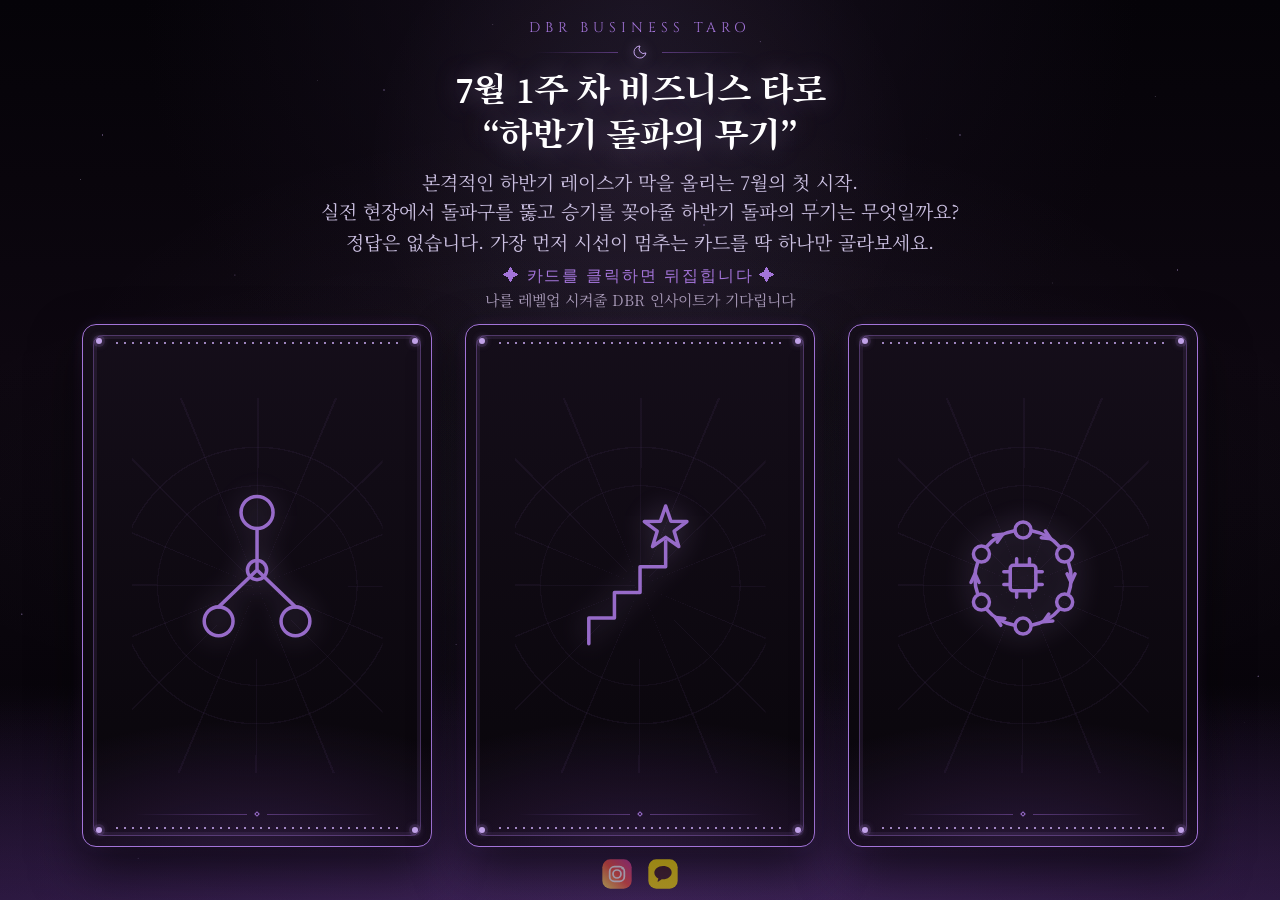
<file: taro/index.html>
<!DOCTYPE html>
<html lang="ko">
<head>
<meta charset="UTF-8">
<meta http-equiv="refresh" content="0; url=dbr_taro.html">
<title>DBR 비즈니스 타로</title>
<meta name="description" content="이번 주 비즈니스 인사이트를 담은 타로 카드를 뽑아보세요.">

<meta property="og:type" content="website">
<meta property="og:site_name" content="DBR 비즈니스 타로">
<meta property="og:title" content="DBR 비즈니스 타로">
<meta property="og:description" content="이번 주 비즈니스 인사이트를 담은 타로 카드를 뽑아보세요.">
<meta property="og:image" content="https://taro-two.vercel.app/img/1.png">
<meta property="og:url" content="https://taro-two.vercel.app/">

<meta name="twitter:card" content="summary_large_image">
<meta name="twitter:title" content="DBR 비즈니스 타로">
<meta name="twitter:description" content="이번 주 비즈니스 인사이트를 담은 타로 카드를 뽑아보세요.">
<meta name="twitter:image" content="https://taro-two.vercel.app/img/1.png">
</head>
<body>
<script>location.replace('dbr_taro.html');</script>
</body>
</html>
</file>
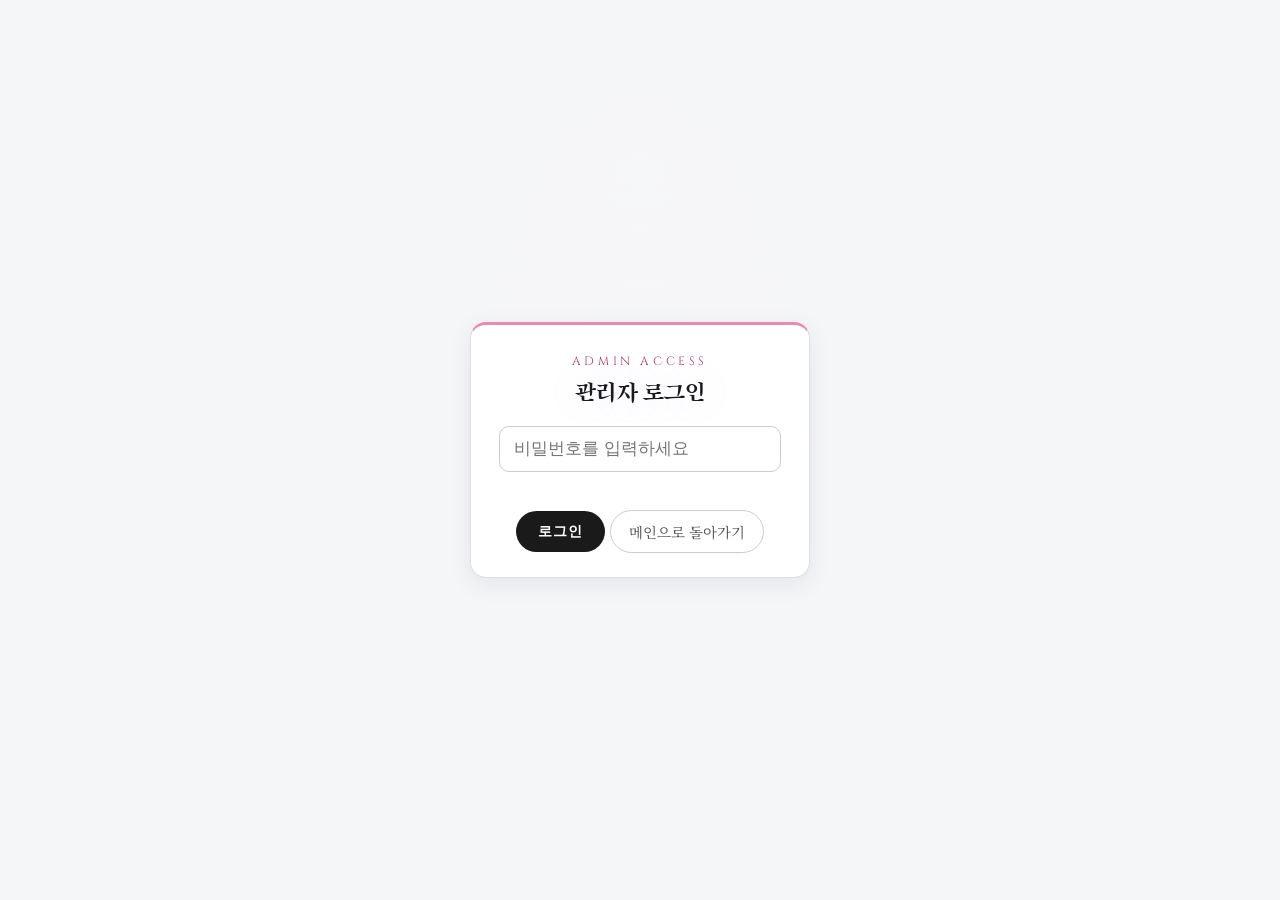
<file: taro/admin.html>
<!DOCTYPE html>
<html lang="ko">
<head>
<meta charset="UTF-8">
<meta name="viewport" content="width=device-width, initial-scale=1.0">
<title>관리자 모드 · DBR 비즈니스 타로</title>
<link rel="preconnect" href="https://fonts.googleapis.com">
<link rel="preconnect" href="https://fonts.gstatic.com" crossorigin>
<link href="https://fonts.googleapis.com/css2?family=Cinzel:wght@500;700;900&family=Song+Myung&family=Noto+Serif+KR:wght@400;500;700;900&display=swap" rel="stylesheet">
<link rel="stylesheet" href="dbr_taro.css">
<link rel="stylesheet" href="admin.css">
<script src="data.js"></script>
</head>
<body>
<div class="stars"></div>

<div class="admin-wrap">
  <div class="login-box" id="loginBox">
    <div class="eyebrow">ADMIN ACCESS</div>
    <h1>관리자 로그인</h1>
    <input type="password" id="passwordInput" placeholder="비밀번호를 입력하세요" />
    <p class="login-error" id="loginError"></p>
    <button type="button" class="btn-gold" id="loginBtn">로그인</button>
    <a class="btn-ghost login-back" href="dbr_taro.html">메인으로 돌아가기</a>
  </div>

  <div id="editorSection" hidden>
    <div class="admin-header">
      <div>
        <div class="eyebrow">DBR BUSINESS TARO</div>
        <h1>카드 내용 관리</h1>
      </div>
      <div class="admin-header-actions">
        <a class="btn-ghost" href="dbr_taro.html">메인으로</a>
        <button type="button" class="btn-ghost" id="resetBtn">기본값으로 되돌리기</button>
      </div>
    </div>

    <div class="card-editor">
      <div class="editor-heading">방문 · 클릭 통계 <span class="cat-preview">(이번 주 기준, 월요일마다 초기화)</span></div>
      <div class="stats-row">
        <div class="stat-box">
          <div class="stat-label">이번 주 방문 수</div>
          <div class="stat-value" id="statVisits">-</div>
          <div class="stat-total" id="statVisitsTotal"></div>
        </div>
        <div class="stat-box">
          <div class="stat-label">카드 I 클릭</div>
          <div class="stat-value" id="statCard1">-</div>
          <div class="stat-total" id="statCard1Total"></div>
        </div>
        <div class="stat-box">
          <div class="stat-label">카드 II 클릭</div>
          <div class="stat-value" id="statCard2">-</div>
          <div class="stat-total" id="statCard2Total"></div>
        </div>
        <div class="stat-box">
          <div class="stat-label">카드 III 클릭</div>
          <div class="stat-value" id="statCard3">-</div>
          <div class="stat-total" id="statCard3Total"></div>
        </div>
      </div>
      <div class="stats-row">
        <div class="stat-box">
          <div class="stat-label">DBR 아티클 클릭 (I)</div>
          <div class="stat-value" id="statDbr1">-</div>
          <div class="stat-total" id="statDbr1Total"></div>
        </div>
        <div class="stat-box">
          <div class="stat-label">DBR 아티클 클릭 (II)</div>
          <div class="stat-value" id="statDbr2">-</div>
          <div class="stat-total" id="statDbr2Total"></div>
        </div>
        <div class="stat-box">
          <div class="stat-label">DBR 아티클 클릭 (III)</div>
          <div class="stat-value" id="statDbr3">-</div>
          <div class="stat-total" id="statDbr3Total"></div>
        </div>
      </div>
      <div class="editor-footer">
        <button type="button" class="btn-ghost" id="refreshStatsBtn">새로고침</button>
        <span class="save-status" id="statsStatus"></span>
      </div>
    </div>

    <div class="card-editor">
      <div class="editor-heading">메인 화면 상단 문구</div>

      <label>제목 (줄바꿈은 Enter로 구분됩니다)</label>
      <textarea class="f-site-title" rows="2"></textarea>

      <label>소개 문구 1</label>
      <textarea class="f-site-lede1" rows="3"></textarea>

      <label>소개 문구 2</label>
      <textarea class="f-site-lede2" rows="2"></textarea>

      <label>안내 하단 문구 ("✦ 카드를 클릭하면 뒤집힙니다 ✦" 아래에 표시됩니다)</label>
      <input type="text" class="f-site-instruction" />

      <label>인스타그램 링크 (맨 아래 "DBR 인스타그램" 글씨에 연결됩니다. 비워두면 클릭 안 됨)</label>
      <input type="url" class="f-site-instagram" placeholder="https://instagram.com/..." />

      <label>오픈채팅 링크 (맨 아래 "DBR 오픈채팅방" 글씨에 연결됩니다. 비워두면 클릭 안 됨)</label>
      <input type="url" class="f-site-openchat" placeholder="https://open.kakao.com/..." />

      <div class="editor-footer">
        <button type="button" class="btn-gold" id="saveSiteBtn">저장</button>
        <span class="save-status" id="siteStatus"></span>
      </div>
    </div>

    <div id="editorList"></div>

    <div class="card-editor">
      <div class="editor-heading">구글 시트 연동 <span class="cat-preview">(저장 시 오늘날짜로 업데이트)</span></div>
      <p class="field-note">
        웹앱 주소는 <strong>data.js</strong>의 <strong>TAROT_SHEET_WEBAPP_URL</strong>에 넣습니다.
        방문자 브라우저가 시트를 읽어야 하므로 코드에 들어 있어야 합니다.
      </p>
      <p class="field-note" id="sheetUrlState"></p>
      <label>비밀 토큰 (Apps Script의 SHEET_SYNC_TOKEN과 동일하게)</label>
      <input type="password" id="sheetTokenInput" placeholder="Apps Script에 설정한 토큰" />
      <p class="field-note" id="sheetTokenState"></p>
      <div class="editor-footer">
        <button type="button" class="btn-gold" id="testSheetBtn">지금 시트로 보내기</button>
        <span class="save-status" id="sheetStatus"></span>
      </div>
    </div>

    <div class="card-editor">
      <div class="editor-heading">관리자 비밀번호 변경 <span class="cat-preview">(모든 사람에게 적용됩니다)</span></div>
      <label>현재 비밀번호</label>
      <input type="password" id="currentPassword" placeholder="현재 비밀번호" />
      <label>새 비밀번호</label>
      <input type="password" id="newPassword1" placeholder="새 비밀번호" />
      <label>새 비밀번호 확인</label>
      <input type="password" id="newPassword2" placeholder="새 비밀번호 확인" />
      <div class="editor-footer">
        <button type="button" class="btn-gold" id="savePasswordBtn">비밀번호 변경</button>
        <span class="save-status" id="passwordStatus"></span>
      </div>
    </div>
  </div>
</div>

<script>
  const loginBox = document.getElementById('loginBox');
  const editorSection = document.getElementById('editorSection');
  const passwordInput = document.getElementById('passwordInput');
  const loginError = document.getElementById('loginError');
  const loginBtn = document.getElementById('loginBtn');
  const resetBtn = document.getElementById('resetBtn');
  const editorList = document.getElementById('editorList');
  const currentPassword = document.getElementById('currentPassword');
  const newPassword1 = document.getElementById('newPassword1');
  const newPassword2 = document.getElementById('newPassword2');
  const savePasswordBtn = document.getElementById('savePasswordBtn');
  const passwordStatus = document.getElementById('passwordStatus');
  const siteTitleInput = document.querySelector('.f-site-title');
  const siteLede1Input = document.querySelector('.f-site-lede1');
  const siteLede2Input = document.querySelector('.f-site-lede2');
  const siteInstructionInput = document.querySelector('.f-site-instruction');
  const siteInstagramInput = document.querySelector('.f-site-instagram');
  const siteOpenChatInput = document.querySelector('.f-site-openchat');
  const saveSiteBtn = document.getElementById('saveSiteBtn');
  const siteStatus = document.getElementById('siteStatus');
  const refreshStatsBtn = document.getElementById('refreshStatsBtn');
  const statsStatus = document.getElementById('statsStatus');
  const sheetUrlState = document.getElementById('sheetUrlState');
  const sheetTokenInput = document.getElementById('sheetTokenInput');
  const sheetTokenState = document.getElementById('sheetTokenState');
  const testSheetBtn = document.getElementById('testSheetBtn');
  const sheetStatus = document.getElementById('sheetStatus');

  // 저장 직후 현재 내용 전체를 오늘 날짜 탭에 기록하고 결과를 상태줄에 덧붙입니다.
  // 연동이 설정돼 있지 않으면 조용히 건너뜁니다 (기존 저장 동작은 그대로).
  async function syncSheetAndReport(statusEl, baseMessage){
    if (!tarotGetSheetConfig().url) {
      statusEl.style.color = '';
      statusEl.textContent = baseMessage;
      return;
    }

    statusEl.style.color = '';
    statusEl.textContent = baseMessage + ' 시트에 기록 중…';

    const result = await tarotSyncToSheet();
    if (result.ok) {
      statusEl.style.color = '';
      statusEl.textContent = baseMessage + ' 시트 [' + result.sheetName + '] 탭에 '
        + (result.created ? '새로 기록했습니다.' : '반영했습니다.');
    } else {
      statusEl.style.color = '#c0392b';
      statusEl.textContent = baseMessage + ' (시트 기록 실패: ' + (result.error || '알 수 없는 오류') + ')';
    }
  }

  function normalizeHexColor(input){
    let v = input.trim();
    if (!v.startsWith('#')) v = '#' + v;
    if (/^#[0-9a-fA-F]{3}$/.test(v)) {
      v = '#' + v.slice(1).split('').map((c) => c + c).join('');
    }
    return /^#[0-9a-fA-F]{6}$/.test(v) ? v.toLowerCase() : null;
  }

  function htmlToPlainText(html){
    const div = document.createElement('div');
    div.innerHTML = html.replace(/<br\s*\/?>/gi, '\n');
    return div.textContent || '';
  }

  function plainTextToHtml(text){
    const div = document.createElement('div');
    div.textContent = text;
    return div.innerHTML.replace(/\n/g, '<br>');
  }

  function renderEditors(){
    const cards = tarotGetCards();
    editorList.innerHTML = '';

    cards.forEach((card) => {
      const box = document.createElement('div');
      box.className = 'card-editor';
      box.style.borderTopColor = card.color;
      box.innerHTML =
        '<div class="editor-heading">카드 ' + card.numeral + ' · <span class="cat-preview">' + card.category + '</span></div>' +

        '<label>카테고리 (선택한 카테고리에 맞는 아이콘이 자동으로 적용됩니다)</label>' +
        '<select class="f-cat">' +
          TAROT_CATEGORIES.map((c) =>
            '<option value="' + escapeAttr(c.name) + '"' + (c.name === card.category ? ' selected' : '') + '>' + escapeHtml(c.name) + '</option>'
          ).join('') +
          (TAROT_CATEGORIES.some((c) => c.name === card.category)
            ? ''
            : '<option value="' + escapeAttr(card.category) + '" selected>' + escapeHtml(card.category) + ' (기존값)</option>') +
        '</select>' +
        '<div class="icon-preview">' +
          '<svg class="icon-preview-svg" viewBox="0 0 100 140" fill="none" stroke="currentColor" stroke-width="2.5"></svg>' +
        '</div>' +

        '<label>제목</label>' +
        '<input type="text" class="f-title" value="' + escapeAttr(card.title) + '" />' +

        '<label>짧은 문구 (카드 상단에 인용구처럼 표시됩니다)</label>' +
        '<textarea class="f-hook">' + escapeHtml(htmlToPlainText(card.hook)) + '</textarea>' +

        '<label>상세 본문 (스크롤 영역에 표시됩니다)</label>' +
        '<textarea class="f-body">' + escapeHtml(htmlToPlainText(card.body)) + '</textarea>' +

        '<label>dbr 원문 링크</label>' +
        '<input type="url" class="f-dbr" value="' + escapeAttr(card.dbrLink) + '" placeholder="https://dbr.donga.com/..." />' +

        '<label>카드 색상</label>' +
        '<div class="color-row">' +
          '<input type="color" class="f-color" value="' + card.color + '" />' +
          '<input type="text" class="f-color-code" value="' + card.color + '" placeholder="#5c2a63" maxlength="7" />' +
        '</div>' +
        '<div class="color-preview f-color-preview">' +
          '<span class="color-preview-label">' + escapeAttr(card.title) + '</span>' +
        '</div>' +

        '<div class="editor-footer">' +
          '<button type="button" class="btn-gold f-save">저장</button>' +
          '<span class="save-status"></span>' +
        '</div>';

      const catSelect = box.querySelector('.f-cat');
      const iconPreviewSvg = box.querySelector('.icon-preview-svg');

      function updateIconPreview(categoryName){
        const icon = tarotCategoryIcon(categoryName);
        iconPreviewSvg.innerHTML = icon || '';
      }
      updateIconPreview(catSelect.value);

      catSelect.addEventListener('change', () => {
        updateIconPreview(catSelect.value);
        box.querySelector('.editor-heading .cat-preview').textContent = catSelect.value;
      });

      const colorInput = box.querySelector('.f-color');
      const colorCode = box.querySelector('.f-color-code');
      const colorPreview = box.querySelector('.f-color-preview');

      function updateColorPreview(color){
        colorPreview.style.background = 'linear-gradient(165deg, ' + color + ', #180b13 65%)';
      }
      updateColorPreview(card.color);

      colorInput.addEventListener('input', () => {
        colorCode.value = colorInput.value;
        box.style.borderTopColor = colorInput.value;
        updateColorPreview(colorInput.value);
      });
      colorCode.addEventListener('input', () => {
        const normalized = normalizeHexColor(colorCode.value);
        if (normalized) {
          colorInput.value = normalized;
          box.style.borderTopColor = normalized;
          updateColorPreview(normalized);
        }
      });
      colorCode.addEventListener('blur', () => {
        const normalized = normalizeHexColor(colorCode.value);
        if (normalized) colorCode.value = normalized;
      });

      const status = box.querySelector('.save-status');
      box.querySelector('.f-save').addEventListener('click', () => {
        const allCards = tarotGetCards();
        const idx = allCards.findIndex((c) => c.id === card.id);
        allCards[idx] = {
          ...allCards[idx],
          category: box.querySelector('.f-cat').value.trim(),
          title: box.querySelector('.f-title').value.trim(),
          hook: plainTextToHtml(box.querySelector('.f-hook').value),
          body: plainTextToHtml(box.querySelector('.f-body').value),
          dbrLink: box.querySelector('.f-dbr').value.trim(),
          color: colorInput.value,
        };
        try {
          tarotSaveCards(allCards);
          syncSheetAndReport(status, '저장되었습니다.');
          setTimeout(() => { status.textContent = ''; }, 8000);
        } catch (err) {
          status.style.color = '#c0392b';
          status.textContent = '저장 실패: 브라우저 저장 공간이 부족할 수 있어요.';
          setTimeout(() => { status.textContent = ''; }, 8000);
        }
      });

      editorList.appendChild(box);
    });
  }

  function escapeHtml(str){
    return String(str || '').replace(/[&<>]/g, (c) => ({ '&': '&amp;', '<': '&lt;', '>': '&gt;' }[c]));
  }
  function escapeAttr(str){
    return escapeHtml(str).replace(/"/g, '&quot;');
  }

  function renderSiteEditor(){
    const site = tarotGetSite();
    siteTitleInput.value = site.title;
    siteLede1Input.value = site.lede1;
    siteLede2Input.value = site.lede2;
    siteInstructionInput.value = site.instructionSub;
    siteInstagramInput.value = site.instagramUrl || '';
    siteOpenChatInput.value = site.openChatUrl || '';
  }

  saveSiteBtn.addEventListener('click', () => {
    tarotSaveSite({
      title: siteTitleInput.value,
      lede1: siteLede1Input.value,
      lede2: siteLede2Input.value,
      instructionSub: siteInstructionInput.value.trim(),
      instagramUrl: siteInstagramInput.value.trim(),
      openChatUrl: siteOpenChatInput.value.trim(),
    });
    syncSheetAndReport(siteStatus, '저장되었습니다.');
    setTimeout(() => { siteStatus.textContent = ''; }, 8000);
  });

  function renderSheetConfig(){
    const config = tarotGetSheetConfig();
    sheetTokenInput.value = config.token;
    renderTokenState();
    if (config.url) {
      sheetUrlState.innerHTML = '현재 연결된 주소: <strong>' + escapeHtml(config.url) + '</strong>';
    } else {
      sheetUrlState.innerHTML = '<strong>아직 비어 있습니다.</strong> '
        + 'data.js에 URL을 넣기 전에는 저장해도 시트에 기록되지 않고, 방문자 화면에도 반영되지 않습니다.';
    }
  }

  // 입력하는 즉시 저장합니다. 저장 버튼을 깜빡하고 전송해서 실패하는 일이 없도록.
  sheetTokenInput.addEventListener('input', () => {
    tarotSaveSheetConfig({ token: sheetTokenInput.value });
    renderTokenState();
  });

  function renderTokenState(){
    const token = tarotGetSheetConfig().token;
    sheetTokenState.textContent = token
      ? '토큰이 저장되어 있습니다 (' + token.length + '자). 이 브라우저에서는 다시 입력하지 않아도 됩니다.'
      : '토큰이 비어 있습니다. 입력하면 자동으로 저장됩니다.';
    sheetTokenState.style.color = token ? '#1e7e34' : '#c0392b';
  }

  testSheetBtn.addEventListener('click', () => {
    // 입력칸에 있는 값을 항상 먼저 반영해서 보냅니다.
    tarotSaveSheetConfig({ token: sheetTokenInput.value });
    renderTokenState();
    if (!tarotGetSheetConfig().url) {
      sheetStatus.style.color = '#c0392b';
      sheetStatus.textContent = '먼저 data.js의 TAROT_SHEET_WEBAPP_URL에 웹앱 주소를 넣어 주세요.';
      setTimeout(() => { sheetStatus.textContent = ''; }, 6000);
      return;
    }
    syncSheetAndReport(sheetStatus, '현재 내용을 보냈습니다.');
    setTimeout(() => { sheetStatus.textContent = ''; }, 8000);
  });

  async function loadStats(){
    statsStatus.textContent = '불러오는 중...';
    const keys = ['visits', 'card1', 'card2', 'card3', 'dbr1', 'dbr2', 'dbr3'];
    const ids = ['statVisits', 'statCard1', 'statCard2', 'statCard3', 'statDbr1', 'statDbr2', 'statDbr3'];
    const res = await tarotGetStats();
    const data = (res.ok && res.data) || {};
    keys.forEach((key, i) => {
      const entry = data[key];
      document.getElementById(ids[i]).textContent = res.ok ? (entry ? entry.week : 0) : '오류';
      document.getElementById(ids[i] + 'Total').textContent = res.ok ? '누적 ' + (entry ? entry.total : 0) : '';
    });
    statsStatus.textContent = res.ok ? '' : (res.error || '통계를 불러오지 못했습니다.');
    if (!res.ok) setTimeout(() => { statsStatus.textContent = ''; }, 6000);
  }
  refreshStatsBtn.addEventListener('click', loadStats);

  function showEditor(){
    loginBox.hidden = true;
    editorSection.hidden = false;
    renderSiteEditor();
    renderEditors();
    renderSheetConfig();
    loadStats();

    // 시트가 원본이므로, 편집은 항상 시트의 최신 내용에서 시작하도록 받아옵니다.
    tarotLoadFromSheet().then((result) => {
      if (!result.ok) return;
      renderSiteEditor();
      renderEditors();
    });
  }
  function showLogin(){
    loginBox.hidden = false;
    editorSection.hidden = true;
  }

  loginBtn.addEventListener('click', doLogin);
  passwordInput.addEventListener('keydown', (e) => {
    if (e.key === 'Enter') doLogin();
  });

  let loginBusy = false;

  async function doLogin(){
    if (loginBusy) return;
    loginBusy = true;
    loginBtn.disabled = true;
    loginError.style.color = '';
    loginError.textContent = '확인 중...';

    try {
      const res = await tarotCheckPassword(passwordInput.value);
      if (res.ok && res.match) {
        loginError.textContent = '';
        passwordInput.value = '';
        // 예전 버전이 브라우저에 남겨둔 비밀번호는 이제 쓰지 않으므로 지웁니다.
        try { localStorage.removeItem(TAROT_PASSWORD_KEY); } catch (err) { /* 무시 */ }
        showEditor();
      } else if (res.ok) {
        loginError.textContent = '비밀번호가 올바르지 않습니다.';
      } else if (res.needsRedeploy) {
        loginError.textContent = res.error + ' 시트 관리자에게 Apps Script 재배포를 요청해 주세요.';
      } else {
        loginError.textContent = '확인에 실패했습니다: ' + res.error;
      }
    } finally {
      loginBusy = false;
      loginBtn.disabled = false;
    }
  }

  resetBtn.addEventListener('click', () => {
    if (confirm('저장된 수정 내용을 지우고 기본값으로 되돌릴까요?')) {
      tarotResetCards();
      tarotResetSite();
      renderSiteEditor();
      renderEditors();
    }
  });

  savePasswordBtn.addEventListener('click', async () => {
    const now = currentPassword.value;
    const pw1 = newPassword1.value;
    const pw2 = newPassword2.value;

    function fail(message) {
      passwordStatus.style.color = '#c0392b';
      passwordStatus.textContent = message;
    }

    if (!now) return fail('현재 비밀번호를 입력해주세요.');
    if (!pw1) return fail('새 비밀번호를 입력해주세요.');
    if (pw1 !== pw2) return fail('두 비밀번호가 서로 다릅니다.');

    savePasswordBtn.disabled = true;
    passwordStatus.style.color = '';
    passwordStatus.textContent = '변경 중...';

    try {
      const res = await tarotChangePassword(now, pw1);
      if (res.ok) {
        currentPassword.value = '';
        newPassword1.value = '';
        newPassword2.value = '';
        passwordStatus.style.color = '';
        passwordStatus.textContent = '비밀번호가 변경되었습니다. 이제 모든 사람이 새 비밀번호로 들어옵니다.';
        setTimeout(() => { passwordStatus.textContent = ''; }, 6000);
      } else if (res.needsRedeploy) {
        fail(res.error + ' 시트 관리자에게 Apps Script 재배포를 요청해 주세요.');
      } else {
        fail('변경 실패: ' + res.error);
      }
    } finally {
      savePasswordBtn.disabled = false;
    }
  });

  showLogin();
</script>
</body>
</html>
</file>
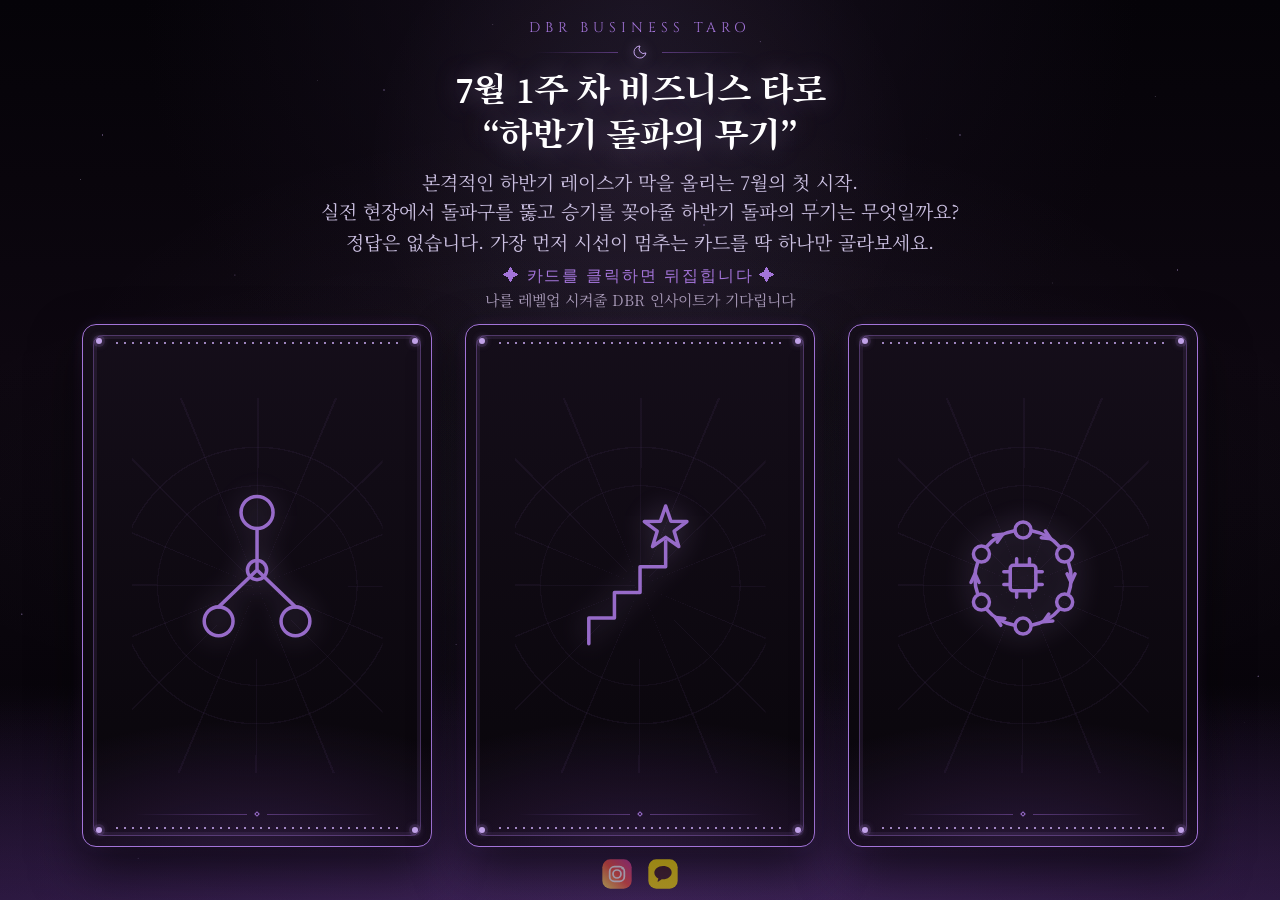
<file: taro/dbr_taro.html>
<!DOCTYPE html>
<html lang="ko">
<head>
<meta charset="UTF-8">
<meta name="viewport" content="width=device-width, initial-scale=1.0">
<title>DBR 비즈니스 타로</title>
<meta name="description" content="이번 주 비즈니스 인사이트를 담은 타로 카드를 뽑아보세요.">

<meta property="og:type" content="website">
<meta property="og:site_name" content="DBR 비즈니스 타로">
<meta property="og:title" content="DBR 비즈니스 타로">
<meta property="og:description" content="이번 주 비즈니스 인사이트를 담은 타로 카드를 뽑아보세요.">
<meta property="og:image" content="https://taro-two.vercel.app/img/1.png">
<meta property="og:url" content="https://taro-two.vercel.app/dbr_taro.html">

<meta name="twitter:card" content="summary_large_image">
<meta name="twitter:title" content="DBR 비즈니스 타로">
<meta name="twitter:description" content="이번 주 비즈니스 인사이트를 담은 타로 카드를 뽑아보세요.">
<meta name="twitter:image" content="https://taro-two.vercel.app/img/1.png">

<link rel="preconnect" href="https://fonts.googleapis.com">
<link rel="preconnect" href="https://fonts.gstatic.com" crossorigin>
<link href="https://fonts.googleapis.com/css2?family=Cinzel:wght@500;700&family=Song+Myung&family=Noto+Serif+KR:wght@400;500;700&display=swap" rel="stylesheet">
<link rel="stylesheet" href="dbr_taro.css">
<script src="data.js"></script>
</head>
<body>
<div class="stars"></div>

<header>
  <div class="eyebrow">DBR BUSINESS TARO</div>
  <div class="moon-divider">
    <span class="line"></span>
    <svg viewBox="0 0 24 24" fill="none" stroke="currentColor" stroke-width="1.4"><path d="M12 3a9 9 0 1 0 8.9 10.4A7 7 0 0 1 12 3z"/></svg>
    <span class="line right"></span>
  </div>
  <h1 id="siteTitle"></h1>
  <p class="lede" id="siteLede1"></p>
  <p class="lede" id="siteLede2"></p>
  <div class="instruction">
    ✦ 카드를 클릭하면 뒤집힙니다 ✦
    <span class="sub" id="siteInstructionSub"></span>
  </div>
</header>

<main>
  <div class="deck">

    <!-- CARD 1 -->
    <div class="card-wrap">
      <div class="card" data-id="1" tabindex="0" role="button" aria-pressed="false" aria-label="첫 번째 카드: 삐딱한 인재. 클릭하면 뒤집혀 내용이 공개됩니다.">
        <div class="face face-front">
          <span class="corner tl"></span><span class="corner tr"></span>
          <span class="corner bl"></span><span class="corner br"></span>
          <svg class="sigil" viewBox="0 0 100 140" fill="none" stroke="currentColor" stroke-width="2.2">
            <path d="M50 8 L58 24 L46 24 Z" stroke-linejoin="round"/>
            <path d="M30 26 L50 20 L70 26" stroke-linecap="round"/>
            <path d="M35 45 L55 60 L40 78 L65 100 L48 125" stroke-linecap="round" stroke-linejoin="round"/>
            <path d="M20 45 L35 45" stroke-linecap="round" stroke-dasharray="2 6"/>
            <path d="M80 100 L65 100" stroke-linecap="round" stroke-dasharray="2 6"/>
          </svg>
          <span class="tap-hint"><span class="tap-divider"><span class="dot">
        </div>
        <div class="face face-back">
          <div class="card-numeral">I</div>
          <div class="card-cat">인사 · 조직</div>
          <svg class="card-icon-sm" viewBox="0 0 100 140" fill="none" stroke="currentColor" stroke-width="3">
            <path d="M50 8 L58 24 L46 24 Z" stroke-linejoin="round"/>
            <path d="M30 26 L50 20 L70 26" stroke-linecap="round"/>
            <path d="M35 45 L55 60 L40 78 L65 100 L48 125" stroke-linecap="round" stroke-linejoin="round"/>
          </svg>
          <div class="card-title">삐딱한 인재</div>
          <p class="hook">
            💡 주어진 일을 남들보다 빨리, 성실하게<br>처리하는 데만 집중하고 계시나요?<br><br>
            AI가 시키는 일을 더 잘하는 시대, ‘없는 문제’를 새롭게<br> 
            찾아내는 삐딱한 텐션이 당신의 무기가 됩니다.
          </p>
          <div class="body-text">
            주어진 일을 남들보다 조금 더 빠르고 성실하게 처리하는 것만으로
            스스로를 충분히 유능하고 대체 불가능한 인재라고 믿고 계시나요?<br><br>
            과거엔 성실함이 무기였지만, 잠도 자지 않고 완벽하게 최적화된
            전략을 쏟아내는 AI 앞에서는 오히려 가장 취약한 능력이 될 수 있습니다.<br><br>
            지금 조직에 가장 필요한 사람은 정해진 관습과 흐름에 제동을 걸고
            ‘없는 문제’를 새롭게 발견하고 정의하는 삐딱하고 창의적인 인재입니다.<br><br>
            안정된 관성에 기대지 말고, 집요한 호기심으로 백지 위에 새로운
            질문을 던지며 AI 시대에도 흔들림 없는 나만의 서사를 완성해 보세요.
          </div>
          <a class="dbr-link" href="https://dbr.donga.com/article/view/1201/article_no/12146" target="_blank" rel="noopener noreferrer">DBR 아티클 읽기 →</a>
        </div>
      </div>
    </div>

    <!-- CARD 2 -->
    <div class="card-wrap">
      <div class="card" data-id="2" tabindex="0" role="button" aria-pressed="false" aria-label="두 번째 카드: 책임 경영 리더십. 클릭하면 뒤집혀 내용이 공개됩니다.">
        <div class="face face-front">
          <span class="corner tl"></span><span class="corner tr"></span>
          <span class="corner bl"></span><span class="corner br"></span>
          <svg class="sigil" viewBox="0 0 100 140" fill="none" stroke="currentColor" stroke-width="2.2">
            <path d="M50 15 L82 28 L82 62 C82 92 66 112 50 122 C34 112 18 92 18 62 L18 28 Z" stroke-linejoin="round"/>
            <path d="M50 55 C44 45 28 47 28 62 C28 75 50 92 50 92 C50 92 72 75 72 62 C72 47 56 45 50 55 Z" stroke-linejoin="round"/>
          </svg>
          <span class="tap-hint"><span class="tap-divider"><span class="dot">
        </div>
        <div class="face face-back">
          <div class="card-numeral">II</div>
          <div class="card-cat">리더십</div>
          <svg class="card-icon-sm" viewBox="0 0 100 140" fill="none" stroke="currentColor" stroke-width="3">
            <path d="M50 15 L82 28 L82 62 C82 92 66 112 50 122 C34 112 18 92 18 62 L18 28 Z" stroke-linejoin="round"/>
            <path d="M50 55 C44 45 28 47 28 62 C28 75 50 92 50 92 C50 92 72 75 72 62 C72 47 56 45 50 55 Z" stroke-linejoin="round"/>
          </svg>
          <div class="card-title">책임 경영 리더십</div>
          <p class="hook">
            🤝 성과 압박에 쫓겨 겉보기에 화려한<br>무리수를 두고 있진 않나요?<br><br>
            진심으로 타인을 배려하며 결과에 온전히 책임지는<br>
            ‘친화적 리더’가 위기 속에서 진짜 신뢰를 얻습니다.
          </p>
          <div class="body-text">
            하반기 실적 압박에 쫓기거나 자신의 권력과 자리를 지키기 위해
            회사의 핵심 역량과 무관한 무리한 사업 확장을 시도하고 있진 않나요?<br><br>
            경영학의 새로운 연구에 따르면 타인의 이익을 배려하는 친화성과
            도덕적 의무감이 높은 성실한 리더일수록 이런 이기적인 행동을 자제합니다.<br><br>
            이들은 단기적인 성과나 변명으로 자신의 연봉을 방어하기보다는
            기꺼이 희생을 감수하고 결과에 온전히 책임지는 단단한 태도를 보입니다.<br><br>
            위기의 순간, 겉보기에 화려한 전략보다 내면의 진정성과 책임감으로
            하반기 조직을 든든하게 이끌어갈 진짜 리더의 품격을 증명해 보세요.
          </div>
          <a class="dbr-link" href="https://dbr.donga.com/article/view/1306/article_no/12155" target="_blank" rel="noopener noreferrer">DBR 아티클 읽기 →</a>
        </div>
      </div>
    </div>

    <!-- CARD 3 -->
    <div class="card-wrap">
      <div class="card" data-id="3" tabindex="0" role="button" aria-pressed="false" aria-label="세 번째 카드: 곡괭이와 삽. 클릭하면 뒤집혀 내용이 공개됩니다.">
        <div class="face face-front">
          <span class="corner tl"></span><span class="corner tr"></span>
          <span class="corner bl"></span><span class="corner br"></span>
          <svg class="sigil" viewBox="0 0 100 140" fill="none" stroke="currentColor" stroke-width="2.2">
            <path d="M25 30 L75 100" stroke-linecap="round"/>
            <path d="M25 30 C20 22 22 14 30 12 C38 10 44 18 40 26 L34 36" stroke-linecap="round" stroke-linejoin="round"/>
            <path d="M75 30 L25 100" stroke-linecap="round"/>
            <path d="M75 30 L64 22 L70 12 L82 18 Z" stroke-linejoin="round"/>
            <circle cx="50" cy="70" r="7" />
          </svg>
          <span class="tap-hint"><span class="tap-divider"><span class="dot">
        </div>
        <div class="face face-back">
          <div class="card-numeral">III</div>
          <div class="card-cat">AI · DT</div>
          <svg class="card-icon-sm" viewBox="0 0 100 140" fill="none" stroke="currentColor" stroke-width="3">
            <path d="M25 30 L75 100" stroke-linecap="round"/>
            <path d="M75 30 L25 100" stroke-linecap="round"/>
            <circle cx="50" cy="70" r="6" />
          </svg>
          <div class="card-title">곡괭이와 삽</div>
          <p class="hook">
            ⛏️ 화려한 신기술 완제품 경쟁에만 눈이 팔려 있진 않나요?<br><br>
            골드러시의 진짜 승자는<br> 
            금을 캐러 간 사람이 아니라 도구를 판 사람입니다.
          </p>
          <div class="body-text">
            세상을 뒤흔들 화려한 로봇과 신기술 완제품 경쟁에만 시선을 뺏겨
            당장 우리 조직이 수익을 낼 수 있는 진짜 기회를 놓치고 있진 않나요?<br><br>
            19세기 캘리포니아 골드러시의 진짜 승자는 금맥을 좇았던 광부가 아니라
            그들의 작업복인 청바지와 채굴 도구를 팔았던 철저한 비즈니스맨이었습니다.<br><br>
            지금의 피지컬 AI 시대에도 화려한 로봇의 외형과 완제품에 집착하기보다
            이 생태계를 뒷받침할 핵심 부품과 인프라에서 수익의 기회를 찾아야 합니다.<br><br>
            크고 막연한 한탕을 노리기보다, 더 작고 더 싸게 제품을 다듬어 온
            우리만의 단단한 기술력으로 하반기 시장에 확실한 돌파구를 뚫어보세요.
          </div>
          <a class="dbr-link" href="https://dbr.donga.com/article/view/1904/article_no/12134" target="_blank" rel="noopener noreferrer">DBR 아티클 읽기 →</a>
        </div>
      </div>
    </div>

  </div>
</main>

<footer>
  <div class="footer-links">
    <a id="footerInstagram" class="footer-link" href="#" target="_blank" rel="noopener noreferrer" aria-label="DBR 인스타그램">
      <svg viewBox="0 0 48 48" aria-hidden="true">
        <defs>
          <linearGradient id="igGrad" gradientUnits="userSpaceOnUse" x1="0" y1="48" x2="48" y2="0">
            <stop offset="0" stop-color="#FFDD55"/>
            <stop offset=".1" stop-color="#FFDD55"/>
            <stop offset=".5" stop-color="#FF543E"/>
            <stop offset="1" stop-color="#C837AB"/>
          </linearGradient>
        </defs>
        <rect x="2" y="2" width="44" height="44" rx="12" fill="url(#igGrad)"/>
        <rect x="13" y="13" width="22" height="22" rx="7" fill="none" stroke="#fff" stroke-width="2.6"/>
        <circle cx="24" cy="24" r="6" fill="none" stroke="#fff" stroke-width="2.6"/>
        <circle cx="32.5" cy="15.5" r="1.8" fill="#fff"/>
      </svg>
    </a>
    <a id="footerOpenChat" class="footer-link" href="#" target="_blank" rel="noopener noreferrer" aria-label="DBR 오픈채팅방">
      <svg viewBox="0 0 48 48" aria-hidden="true">
        <rect x="2" y="2" width="44" height="44" rx="12" fill="#FEE500"/>
        <path d="M24 12c-7.2 0-13 4.6-13 10.3 0 3.6 2.4 6.8 6 8.6-.3 1-1 3.7-1.1 4.2-.2.7.2.7.5.5.3-.2 4-2.7 5.6-3.8.6.1 1.3.1 2 .1 7.2 0 13-4.6 13-10.3S31.2 12 24 12z" fill="#3C1E1E"/>
      </svg>
    </a>
  </div>
</footer>

<input type="text" id="adminTrigger" autocomplete="off" tabindex="-1" aria-hidden="true">

<script>
  // 관리자 페이지(admin.html)에서 저장한 문구를 읽어와 상단 타이틀 영역에 반영합니다.
  function plainTextToHtml(text){
    const div = document.createElement('div');
    div.textContent = text || '';
    return div.innerHTML.replace(/\n/g, '<br>');
  }

  function setFooterLink(el, url){
    if (url) {
      el.href = url;
      el.classList.remove('is-disabled');
    } else {
      el.removeAttribute('href');
      el.classList.add('is-disabled');
    }
  }

  function renderSiteContent(){
    const site = tarotGetSite();
    document.getElementById('siteTitle').innerHTML = plainTextToHtml(site.title);
    document.getElementById('siteLede1').innerHTML = plainTextToHtml(site.lede1);
    document.getElementById('siteLede2').innerHTML = plainTextToHtml(site.lede2);
    document.getElementById('siteInstructionSub').textContent = site.instructionSub;
    setFooterLink(document.getElementById('footerInstagram'), site.instagramUrl);
    setFooterLink(document.getElementById('footerOpenChat'), site.openChatUrl);
  }
  renderSiteContent();
  tarotHitStat('visits');

  // 관리자 페이지(admin.html)에서 저장한 내용을 읽어와 카드에 반영합니다.
  function renderCardContent(){
    const cards = tarotGetCards();
    cards.forEach((card) => {
      const cardEl = document.querySelector('.card[data-id="' + card.id + '"]');
      if (!cardEl) return;

      cardEl.setAttribute('aria-label', card.title + '. 클릭하면 뒤집혀 내용이 공개됩니다.');

      const front = cardEl.querySelector('.face-front');
      const sigilSvg = front.querySelector('svg.sigil');
      const categoryIcon = tarotCategoryIcon(card.category);
      if (categoryIcon) sigilSvg.innerHTML = categoryIcon;

      const back = cardEl.querySelector('.face-back');
      back.style.background = 'linear-gradient(165deg, ' + card.color + ', #180b13 65%)';
      back.querySelector('.card-numeral').textContent = card.numeral;
      back.querySelector('.card-cat').textContent = card.category;
      back.querySelector('.card-title').textContent = card.title;
      back.querySelector('.hook').innerHTML = card.hook;
      back.querySelector('.body-text').innerHTML = card.body;
      back.querySelector('.dbr-link').href = card.dbrLink;

      const iconSvg = back.querySelector('svg.card-icon-sm');
      if (categoryIcon) iconSvg.innerHTML = categoryIcon;
    });
  }
  renderCardContent();

  // 구글 시트의 가장 최근 날짜 탭을 읽어와 최신 내용으로 다시 그립니다.
  // 먼저 저장된 내용으로 화면을 채워두고, 시트 응답이 오면 갈아끼우는 방식이라
  // 시트가 느리거나 실패해도 빈 화면이 보이지 않습니다.
  tarotLoadFromSheet().then((result) => {
    if (!result.ok) {
      if (!result.skipped) console.warn('시트에서 최신 내용을 읽지 못했습니다:', result.error);
      return;
    }
    // 카드를 이미 뽑아 연출이 진행 중이면 화면을 건드리지 않습니다.
    if (document.querySelector('.stage-card')) return;
    renderSiteContent();
    renderCardContent();
  });

  // DBR 아티클 링크 클릭 수를 집계합니다. 뽑기 연출 중 복제된 카드에도 그대로 적용되도록
  // 개별 링크가 아니라 document에 이벤트 위임으로 걸어둡니다.
  document.addEventListener('click', (e) => {
    const link = e.target.closest('.dbr-link');
    if (!link) return;
    const cardEl = link.closest('.card');
    const cardId = cardEl ? cardEl.dataset.id : 'unknown';
    tarotHitStat('dbr' + cardId);
  });

  // 카드를 클릭하면 화면 중앙으로 날아가 커지면서 스핀하며 뒷면을 공개합니다.
  const deck = document.querySelector('.deck');
  const cardWraps = Array.from(document.querySelectorAll('.card-wrap'));

  const backdrop = document.createElement('div');
  backdrop.className = 'stage-backdrop';
  document.body.appendChild(backdrop);

  const closeBtn = document.createElement('button');
  closeBtn.className = 'stage-close';
  closeBtn.type = 'button';
  closeBtn.setAttribute('aria-label', '카드 닫기');
  closeBtn.textContent = '✕';
  document.body.appendChild(closeBtn);

  let stageCard = null;
  let sourceWrap = null;
  let closeTimer = null;

  function landingRect(){
    const vw = window.innerWidth;
    const vh = window.innerHeight;
    const width = Math.min(vw * 0.86, 380);
    const height = Math.min(vh * 0.78, 620);
    return {
      width, height,
      left: (vw - width) / 2,
      top: (vh - height) / 2,
    };
  }

  function drawCard(wrap){
    if (stageCard) return;

    const rect = wrap.getBoundingClientRect();

    const cardId = wrap.querySelector('.card').dataset.id;
    tarotHitStat('card' + cardId);

    deck.classList.add('deck-dim');
    wrap.classList.add('is-picked');
    sourceWrap = wrap;

    const clone = wrap.cloneNode(true);
    clone.className = 'stage-card';
    clone.style.top = rect.top + 'px';
    clone.style.left = rect.left + 'px';
    clone.style.width = rect.width + 'px';
    clone.style.height = rect.height + 'px';
    document.body.appendChild(clone);
    stageCard = clone;

    const cloneCard = clone.querySelector('.card');
    cloneCard.classList.remove('flipped', 'stage-flip');
    cloneCard.removeAttribute('tabindex');

    requestAnimationFrame(() => {
      backdrop.classList.add('active');
      closeBtn.classList.add('active');

      const target = landingRect();
      clone.style.top = target.top + 'px';
      clone.style.left = target.left + 'px';
      clone.style.width = target.width + 'px';
      clone.style.height = target.height + 'px';

      requestAnimationFrame(() => {
        cloneCard.classList.add('stage-flip');
      });
    });
  }

  function closeStage(){
    if (!stageCard) return;

    const clone = stageCard;
    const cloneCard = clone.querySelector('.card');
    const wrap = sourceWrap;
    const rect = wrap.getBoundingClientRect();

    backdrop.classList.remove('active');
    closeBtn.classList.remove('active');
    cloneCard.classList.remove('stage-flip');

    clone.style.top = rect.top + 'px';
    clone.style.left = rect.left + 'px';
    clone.style.width = rect.width + 'px';
    clone.style.height = rect.height + 'px';

    stageCard = null;
    sourceWrap = null;

    const cleanup = () => {
      clone.remove();
      deck.classList.remove('deck-dim');
      wrap.classList.remove('is-picked');
    };
    clearTimeout(closeTimer);
    closeTimer = setTimeout(cleanup, 1150);
  }

  cardWraps.forEach((wrap) => {
    const card = wrap.querySelector('.card');
    const trigger = () => drawCard(wrap);
    card.addEventListener('click', trigger);
    card.addEventListener('keydown', (e) => {
      if (e.key === 'Enter' || e.key === ' '){
        e.preventDefault();
        trigger();
      }
    });
  });

  closeBtn.addEventListener('click', closeStage);
  backdrop.addEventListener('click', closeStage);
  document.addEventListener('keydown', (e) => {
    if (e.key === 'Escape') closeStage();
  });

  // "/매니지"를 입력하면 관리자 페이지로 이동합니다.
  const ADMIN_CMD = '/관리자';
  const adminTrigger = document.getElementById('adminTrigger');

  function isTypingTarget(el){
    return el && (el.tagName === 'INPUT' || el.tagName === 'TEXTAREA' || el.isContentEditable);
  }

  function checkAdminTrigger(isComposing){
    const val = adminTrigger.value;
    if (val === ADMIN_CMD) {
      location.href = 'admin.html';
    } else if (!isComposing && !ADMIN_CMD.startsWith(val)) {
      adminTrigger.value = '';
    }
  }

  document.addEventListener('keydown', (e) => {
    if (e.key === '/' && !isTypingTarget(document.activeElement)) {
      e.preventDefault();
      adminTrigger.value = '/';
      adminTrigger.focus();
    } else if (e.key === 'Escape' && document.activeElement === adminTrigger) {
      adminTrigger.value = '';
      adminTrigger.blur();
    }
  });

  adminTrigger.addEventListener('input', (e) => checkAdminTrigger(e.isComposing));
  adminTrigger.addEventListener('compositionend', () => checkAdminTrigger(false));
  adminTrigger.addEventListener('blur', () => { adminTrigger.value = ''; });
</script>

</body>
</html>
</file>
<file: taro/dbr_taro.css>
:root{
  /* 로즈 팔레트. 변수 이름은 --gold 그대로 두어 기존 규칙을 건드리지 않습니다. */
  --void:#08050a;
  --void-2:#150c12;
  --deck:#140d12;
  --deck-2:#1d1119;
  --gold:#a374d9;
  --gold-bright:#d4b3ff;
  --gold-dim:#5a3a7a;
  --ink:#ece0f7;
  --ink-dim:#a89ab8;
  --lede:#cabfe0;
  --lilac:#9b86c4;
  --wine:#7a2b46;
  --violet:#4b2e78;
  --umber:#7a5225;

  --c1-a:#5c2a63;
  --c1-b:#8a3f6c;
  --c2-a:#1f3a52;
  --c2-b:#2f6b62;
  --c3-a:#5a3a1d;
  --c3-b:#8a5a2a;
}

*{box-sizing:border-box;}
html,body{margin:0;padding:0;}
body{
  min-height:100vh;
  background:
    /* 아래쪽에서 피어오르는 장밋빛 안개 (레퍼런스의 하단 연기) */
    linear-gradient(to top, rgba(96,52,140,.30) 0%, transparent 24%),
    radial-gradient(ellipse 140% 45% at 50% 110%, rgba(110,64,158,.34), transparent 80%),
    radial-gradient(circle at top, #150e1c 0%, transparent 45%),
    radial-gradient(circle at bottom, #1a1022 0%, transparent 55%),
    linear-gradient(180deg, #050308 0%, #0d0710 40%, #050308 100%);
  color:var(--ink);
  font-family:'Noto Serif KR', serif;
  position:relative;
  overflow-x:hidden;
  /* 한글이 글자 단위로 쪼개지지 않고 어절(띄어쓰기) 단위로만 줄바꿈되게 합니다. */
  word-break:keep-all;
  /* 띄어쓰기 없는 긴 문자열(URL 등)이 화면 밖으로 넘칠 때만 예외적으로 끊습니다. */
  overflow-wrap:break-word;
}

/* twinkling stars */
.stars, .stars::before, .stars::after{
  content:"";
  position:fixed;
  inset:0;
  pointer-events:none;
  z-index:0;
  background-repeat:no-repeat;
  animation:twinkle 8s ease-in-out infinite;
  opacity:.7;
}
.stars{
  background-image:
    radial-gradient(1px 1px at 8% 15%, var(--gold-bright), transparent),
    radial-gradient(.7px .7px at 18% 40%, var(--ink-dim), transparent),
    radial-gradient(1px 1px at 30% 10%, var(--gold-bright), transparent),
    radial-gradient(.7px .7px at 42% 60%, var(--ink-dim), transparent),
    radial-gradient(1px 1px at 55% 25%, var(--gold-bright), transparent),
    radial-gradient(.7px .7px at 65% 75%, var(--ink-dim), transparent),
    radial-gradient(1px 1px at 75% 15%, var(--gold-bright), transparent),
    radial-gradient(.7px .7px at 85% 55%, var(--ink-dim), transparent),
    radial-gradient(1px 1px at 92% 30%, var(--gold-bright), transparent),
    radial-gradient(.7px .7px at 12% 80%, var(--ink-dim), transparent),
    radial-gradient(1px 1px at 48% 90%, var(--gold-bright), transparent),
    radial-gradient(.7px .7px at 70% 92%, var(--ink-dim), transparent);
}
.stars::before{
  animation-delay:2.6s;
  transform:translateX(-18px) scale(1.08);
  background-image:
    radial-gradient(.8px .8px at 22% 32%, var(--gold-bright), transparent),
    radial-gradient(.6px .6px at 5% 55%, var(--ink-dim), transparent),
    radial-gradient(.8px .8px at 60% 8%, var(--gold-bright), transparent),
    radial-gradient(.6px .6px at 88% 42%, var(--ink-dim), transparent),
    radial-gradient(.8px .8px at 38% 70%, var(--gold-bright), transparent),
    radial-gradient(.6px .6px at 72% 18%, var(--ink-dim), transparent),
    radial-gradient(.8px .8px at 15% 92%, var(--gold-bright), transparent),
    radial-gradient(.6px .6px at 95% 78%, var(--ink-dim), transparent),
    radial-gradient(.8px .8px at 50% 48%, var(--gold-bright), transparent),
    radial-gradient(.6px .6px at 28% 12%, var(--ink-dim), transparent),
    radial-gradient(.8px .8px at 80% 62%, var(--gold-bright), transparent),
    radial-gradient(.6px .6px at 62% 88%, var(--ink-dim), transparent);
}
.stars::after{
  animation-delay:5.2s;
  transform:translateY(40px) scale(1.15);
  background-image:
    radial-gradient(1px 1px at 62% 22%, var(--gold-bright), transparent),
    radial-gradient(.7px .7px at 40% 5%, var(--ink-dim), transparent),
    radial-gradient(1px 1px at 8% 62%, var(--gold-bright), transparent),
    radial-gradient(.7px .7px at 78% 30%, var(--ink-dim), transparent),
    radial-gradient(1px 1px at 92% 68%, var(--gold-bright), transparent),
    radial-gradient(.7px .7px at 25% 45%, var(--ink-dim), transparent),
    radial-gradient(1px 1px at 55% 90%, var(--gold-bright), transparent),
    radial-gradient(.7px .7px at 12% 20%, var(--ink-dim), transparent),
    radial-gradient(1px 1px at 68% 55%, var(--gold-bright), transparent),
    radial-gradient(.7px .7px at 45% 78%, var(--ink-dim), transparent),
    radial-gradient(1px 1px at 32% 95%, var(--gold-bright), transparent),
    radial-gradient(.7px .7px at 85% 12%, var(--ink-dim), transparent);
}
@keyframes twinkle{
  0%,100%{opacity:.3;}
  50%{opacity:.85;}
}

header{
  position:relative;
  z-index:1;
  max-width:760px;
  margin:0 auto;
  padding:64px 24px 32px;
  text-align:center;
}
.eyebrow{
  font-family:'Cinzel', serif;
  letter-spacing:.35em;
  font-size:14px;
  color:var(--gold);
  text-transform:uppercase;
  margin-bottom:18px;
}
.moon-divider{
  display:flex;
  align-items:center;
  justify-content:center;
  gap:14px;
  margin:0 auto 22px;
  width:260px;
}
.moon-divider .line{
  flex:1;
  height:1px;
  background:linear-gradient(90deg, transparent, var(--gold-dim));
}
.moon-divider .line.right{background:linear-gradient(90deg, var(--gold-dim), transparent);}
.moon-divider svg{width:20px;height:20px;color:var(--gold-bright);
  filter:drop-shadow(0 0 6px rgba(212,179,255,.6));
  animation:pulseGlow 4s ease-in-out infinite;
}
@keyframes pulseGlow{
  0%,100%{opacity:.6; transform:scale(1);}
  50%{opacity:1; transform:scale(1.12);}
}

h1{
  font-family:'Song Myung', serif;
  font-weight:400;
  font-size:clamp(34px, 5.6vw, 50px);
  line-height:1.3;
  margin:0 0 20px;
  color:#fff;
  /* 글자는 흰색이되 번지는 빛은 장밋빛으로 남겨 테마와 어울리게 합니다. */
  text-shadow:0 0 26px rgba(212,179,255,.34);
  /* 제목이 두 줄 이상이 될 때 줄 길이를 고르게 맞춥니다. */
  text-wrap:balance;
}
.lede{
  color:var(--lede);
  line-height:1.9;
  font-size:18px;
  max-width:520px;
  margin:0 auto 8px;
  /* 본문도 줄 길이를 고르게 맞춰 마지막 줄만 짧게 남는 것을 줄입니다. */
  text-wrap:balance;
}
.lede strong{color:var(--ink);font-weight:500;}
.instruction{
  margin-top:28px;
  font-family:'Cinzel', serif;
  font-size:16px;
  letter-spacing:.12em;
  color:var(--gold);
}
.instruction .sub{
  display:block;
  margin-top:6px;
  font-family:'Noto Serif KR', serif;
  letter-spacing:0;
  font-size:15px;
  color:var(--ink-dim);
}

main{
  position:relative;
  z-index:1;
  max-width:1180px;
  margin:0 auto;
  padding:24px 24px 80px;
}

.deck{
  display:grid;
  grid-template-columns:repeat(3, minmax(0,1fr));
  gap:36px;
  align-items:start;
}
@media (max-width:880px){
  .deck{grid-template-columns:1fr; max-width:410px; margin:0 auto; gap:40px;}
}

.card-wrap{
  -webkit-perspective:1800px;
  perspective:1800px;
}
.card{
  position:relative;
  width:100%;
  aspect-ratio:5/8;
  -webkit-transform-style:preserve-3d;
  transform-style:preserve-3d;
  transition:transform .9s cubic-bezier(.22,.68,0,1.21);
  cursor:pointer;
  outline:none;
  will-change:transform;
}
.card:focus-visible .face{
  box-shadow:0 0 0 3px var(--gold-bright), 0 18px 40px rgba(0,0,0,.55);
}
.card.flipped{transform:rotateY(180deg);}

.face{
  position:absolute;
  inset:0;
  -webkit-backface-visibility:hidden;
  backface-visibility:hidden;
  border-radius:14px;
  overflow:hidden;
  box-shadow:0 18px 40px rgba(0,0,0,.5), 0 0 0 1px rgba(0,0,0,.4);
}

/* ---------- FRONT (mystery side, shown first) ---------- */
.face-front{
  background:
    repeating-conic-gradient(from 0deg, rgba(163,116,217,.06) 0deg .6deg, transparent .6deg 22.5deg) center/72% 72% no-repeat,
    radial-gradient(circle, transparent 0 61%, rgba(163,116,217,.06) 61% 61.6%, transparent 61.6%) center/72% 72% no-repeat,
    radial-gradient(circle, transparent 0 44%, rgba(163,116,217,.05) 44% 44.5%, transparent 44.5%) center/72% 72% no-repeat,
    /* 카드 아래쪽에도 장밋빛 안개를 깔아 배경과 이어지게 합니다. */
    radial-gradient(ellipse 130% 42% at 50% 106%, rgba(120,68,168,.34), transparent 72%),
    linear-gradient(180deg, #150e1a 0%, #08050a 100%);
  border:1px solid var(--gold);
  display:flex;
  align-items:center;
  justify-content:center;
}
/* 이중 테두리: 바깥 선 + inset 그림자로 안쪽에 얇은 선 하나 더 */
.face-front::before{
  content:"";
  position:absolute;
  inset:10px;
  border:1px solid rgba(163,116,217,.42);
  border-radius:10px;
  box-shadow:inset 0 0 0 3px rgba(163,116,217,.10);
  pointer-events:none;
}
/* 위·아래 점선 장식 */
.face-front::after{
  content:"";
  position:absolute;
  inset:17px 30px;
  pointer-events:none;
  background-image:
    radial-gradient(circle, rgba(212,179,255,.72) 1px, transparent 1.4px),
    radial-gradient(circle, rgba(212,179,255,.72) 1px, transparent 1.4px);
  background-size:8px 2px, 8px 2px;
  background-position:left top, left bottom;
  background-repeat:repeat-x, repeat-x;
}
.face-front .sigil{
  width:46%;
  color:var(--gold);
  opacity:.92;
}
/* 네 모서리의 작은 원 (레퍼런스의 코너 장식) */
.corner{
  position:absolute;
  width:6px; height:6px;
  border:none;
  border-radius:50%;
  background:var(--gold-bright);
  opacity:.9;
  box-shadow:
    0 0 0 3px rgba(163,116,217,.16),
    0 0 9px rgba(212,179,255,.55);
}
.corner.tl{top:13px; left:13px;}
.corner.tr{top:13px; right:13px;}
.corner.bl{bottom:13px; left:13px;}
.corner.br{bottom:13px; right:13px;}
.tap-hint{
  position:absolute;
  bottom:22px;
  left:0; right:0;
  text-align:center;
  font-family:'Cinzel', serif;
  font-size:12px;
  letter-spacing:.25em;
  color:var(--ink-dim);
  opacity:.75;
}
.tap-divider{
  display:flex;
  align-items:center;
  justify-content:center;
  gap:8px;
  width:70%;
  margin:0 auto 8px;
}
.tap-divider::before, .tap-divider::after{
  content:"";
  flex:1;
  height:1px;
  background:linear-gradient(90deg, transparent, var(--gold-dim));
}
.tap-divider::after{
  background:linear-gradient(90deg, var(--gold-dim), transparent);
}
.tap-divider .dot{
  width:4px;
  height:4px;
  flex-shrink:0;
  border:1px solid var(--gold);
  transform:rotate(45deg);
}

/* ---------- BACK (revealed content) ---------- */
.face-back{
  transform:rotateY(180deg);
  padding:26px 22px 22px;
  display:flex;
  flex-direction:column;
  color:var(--ink);
  border:1px solid var(--gold);
}
.card[data-id="1"] .face-back{background:linear-gradient(165deg, var(--c1-a), #180b13 65%);}
.card[data-id="2"] .face-back{background:linear-gradient(165deg, var(--c2-a), #180b13 65%);}
.card[data-id="3"] .face-back{background:linear-gradient(165deg, var(--c3-a), #180b13 65%);}

.card-numeral{
  font-family:'Cinzel', serif;
  font-size:11px;
  letter-spacing:.3em;
  color:var(--gold-bright);
  text-align:center;
}
.card-cat{
  text-align:center;
  font-size:11px;
  letter-spacing:.15em;
  color:var(--ink-dim);
  margin-top:4px;
}
.card-title{
  font-family:'Song Myung', serif;
  font-size:22px;
  text-align:center;
  margin:10px 0 12px;
  color:var(--gold-bright);
}
.card-icon-sm{
  display:none !important;
}
.hook{
  font-size:12.5px;
  color:var(--ink-dim);
  text-align:center;
  line-height:1.7;
  font-style:italic;
  margin-bottom:12px;
  padding-bottom:12px;
  border-bottom:1px solid rgba(163,116,217,.25);
}
.body-text{
  font-size:12.5px;
  line-height:1.85;
  color:var(--ink);
  overflow-y:auto;
  flex:1;
  padding-right:4px;
}
.body-text::-webkit-scrollbar{width:5px;}
.body-text::-webkit-scrollbar-thumb{background:var(--gold-dim); border-radius:4px;}

.dbr-link{
  margin-top:14px;
  display:flex;
  align-items:center;
  justify-content:center;
  gap:8px;
  text-decoration:none;
  color:var(--void);
  background:linear-gradient(135deg, var(--gold-bright), var(--gold));
  padding:10px 14px;
  border-radius:999px;
  font-family:'Cinzel', serif;
  font-size:11px;
  letter-spacing:.1em;
  font-weight:700;
  transition:transform .25s ease, box-shadow .25s ease;
}
.dbr-link:hover{
  transform:translateY(-2px);
  box-shadow:0 8px 20px rgba(163,116,217,.35);
}

footer{
  position:relative;
  z-index:1;
  text-align:center;
  padding:20px 24px 60px;
  color:var(--ink-dim);
  font-size:20px;
  letter-spacing:.05em;
}
.footer-links{
  display:flex;
  align-items:center;
  justify-content:center;
  gap:18px;
}
.footer-link{
  display:inline-flex;
  width:38px;
  height:38px;
  transition:transform .2s ease, opacity .2s ease, box-shadow .2s ease;
  border-radius:10px;
}
.footer-link svg{
  width:100%;
  height:100%;
}
.footer-link:hover{
  transform:translateY(-3px) scale(1.06);
  box-shadow:0 8px 20px rgba(0,0,0,.35);
}
.footer-link.is-disabled{
  opacity:.55;
  pointer-events:none;
  cursor:default;
}
#adminTrigger{
  position:fixed;
  top:-100px;
  left:-100px;
  width:1px;
  height:1px;
  padding:0;
  border:none;
  outline:none;
  opacity:0;
  pointer-events:none;
}
/* 데스크톱 한 페이지 레이아웃 */
@media (min-width:881px){
html, body{
  width:100%;
  height:100%;
  min-height:100%;
  overflow:hidden;
}

body{
  height:100dvh;
  min-height:0;
  display:grid;
  grid-template-rows:auto minmax(0, 1fr) auto;
}

header{
  width:100%;
  max-width:900px;
  padding:18px 24px 8px;
}

.eyebrow{
  margin-bottom:7px;
  font-size:14px;
}

.moon-divider{
  width:210px;
  margin-bottom:8px;
}

.moon-divider svg{
  width:16px;
  height:16px;
}

h1{
  font-size:clamp(30px, 4.2vh, 44px);
  line-height:1.2;
  margin-bottom:8px;
}

.lede{
  /* 한 줄이 한글 30자 안팎이 되도록 좁혀 노트북에서도 줄이 고르게 나뉩니다. */
  max-width:640px;
  font-size:clamp(16px, 2.1vh, 20px);
  line-height:1.55;
  margin-bottom:2px;
}

.instruction{
  margin-top:8px;
  font-size:16px;
}

.instruction .sub{
  margin-top:2px;
  font-size:15px;
}

main{
  width:100%;
  max-width:1180px;
  min-height:0;
  padding:6px 24px;
  display:flex;
  align-items:center;
}

.deck{
  width:100%;
  height:100%;
  gap:18px;
  /* 카드 칸이 남은 세로 공간을 그대로 물려받아야 카드 크기를 계산할 수 있습니다. */
  align-items:stretch;
}

.card-wrap{
  width:100%;
  max-width:350px;
  justify-self:center;
  /* 칸은 남은 높이를 다 차지하고, 그 안에서 카드를 가운데 놓습니다. */
  height:100%;
  display:flex;
  align-items:center;
  justify-content:center;
}

.card{
  /* 헤더 문구 길이에 따라 남는 높이가 달라지므로 vh로 고정하지 않고
     실제 남은 공간(.card-wrap 높이)에 맞춥니다. 그래야 푸터를 침범하지 않습니다. */
  height:100%;
  max-height:565px;
  min-height:0;
  /* 폭은 카드 칸 폭에 고정합니다. 화면이 낮아지면 높이만 줄어들고
     가로 길이는 뒤집힌 카드와 같은 느낌으로 유지됩니다. */
  width:100%;
  aspect-ratio:auto;
}

.face-back{
  padding:14px 15px 13px;
}

.card-numeral{
  font-size:9px;
}

.card-cat{
  margin-top:2px;
  font-size:9px;
}

.card-title{
  margin:5px 0 6px;
  font-size:clamp(16px, 2.1vh, 20px);
}

.card-icon-sm{
  width:24px;
  height:24px;
  margin-bottom:4px;
}

.hook{
  margin-bottom:6px;
  padding-bottom:6px;
  font-size:clamp(9px, 1.25vh, 10.5px);
  line-height:1.45;
}

.body-text{
  flex:1;
  padding-right:0;
  overflow:hidden;
  font-size:clamp(9px, 1.22vh, 10.5px);
  line-height:1.52;
}

.dbr-link{
  margin-top:7px;
  padding:7px 10px;
  font-size:9px;
}

footer{
  padding:5px 24px 10px;
  font-size:16px;
}

.footer-link{
  width:32px;
  height:32px;
  border-radius:9px;
}
.footer-links{
  gap:14px;
}
}

/* 화면 높이가 낮은 노트북용 추가 압축 */
@media (min-width:881px) and (max-height:760px){
header{
  padding-top:10px;
}

.moon-divider{
  display:none;
}

.lede{
  line-height:1.4;
}

.instruction{
  margin-top:5px;
}

.card{
  /* 높이는 위 블록처럼 남은 공간이 정하고, 여기서는 상한만 낮춥니다. */
  max-height:478px;
}

.face-back{
  padding:10px 12px;
}

.card-icon-sm{
  display:none;
}

.card-title{
  margin:3px 0 4px;
}

.hook{
  margin-bottom:4px;
  padding-bottom:4px;
  font-size:8.7px;
  line-height:1.38;
}

.body-text{
  font-size:8.7px;
  line-height:1.42;
}

.dbr-link{
  margin-top:5px;
  padding:6px 9px;
}

footer{
  padding:4px 24px 6px;
}

.footer-link{
  width:28px;
  height:28px;
}
.footer-links{
  gap:12px;
}
}

@media (prefers-reduced-motion: reduce){
  .stars, .stars::after, .moon-divider svg, .face-front .sigil{animation:none !important;}
  .card{transition:none !important;}
}

/* ---------- 카드 뽑기 연출: 중앙 무대 ---------- */
.deck-dim .card-wrap{
  transition:opacity .4s ease, filter .4s ease;
}
.deck-dim .card-wrap:not(.is-picked){
  opacity:.16;
  filter:blur(1px) saturate(.5);
  pointer-events:none;
}
.deck-dim .card-wrap.is-picked{
  opacity:0;
  pointer-events:none;
}

.stage-backdrop{
  position:fixed;
  inset:0;
  z-index:60;
  background:
    radial-gradient(ellipse at 50% 42%, rgba(22,32,51,.35), transparent 60%),
    rgba(5,7,11,.88);
  backdrop-filter:blur(3px);
  opacity:0;
  pointer-events:none;
  transition:opacity .45s ease;
}
.stage-backdrop.active{
  opacity:1;
  pointer-events:auto;
}

.stage-card{
  position:fixed;
  z-index:61;
  -webkit-perspective:1800px;
  perspective:1800px;
  transition:top 1.05s cubic-bezier(.22,.68,0,1.05),
             left 1.05s cubic-bezier(.22,.68,0,1.05),
             width 1.05s cubic-bezier(.22,.68,0,1.05),
             height 1.05s cubic-bezier(.22,.68,0,1.05);
}
.stage-card .card{
  width:100%;
  height:100%;
  aspect-ratio:auto;
  cursor:default;
  transform:rotateY(0deg);
  transition:transform .85s cubic-bezier(.34,1.56,.64,1);
}
.stage-card .card.stage-flip{
  transform:rotateY(180deg);
}
.stage-card .tap-hint{display:none;}

.stage-close{
  position:fixed;
  top:max(20px, env(safe-area-inset-top));
  right:max(20px, env(safe-area-inset-right));
  z-index:62;
  width:38px;
  height:38px;
  border-radius:50%;
  border:1px solid var(--gold-dim);
  background:rgba(20,12,32,.85);
  color:var(--gold-bright);
  font-size:16px;
  line-height:1;
  cursor:pointer;
  opacity:0;
  pointer-events:none;
  transition:opacity .3s ease, transform .3s ease;
}
.stage-close:hover{transform:scale(1.08);}
.stage-close.active{
  opacity:1;
  pointer-events:auto;
}

/* 중앙에 크게 뜬 카드는 축소된 덱 폰트가 아니라 읽기 편한 큰 폰트를 씁니다 */
/* hook/body 길이가 카드마다 달라도 안 잘리도록, 뒷면 전체를 하나의 스크롤 영역으로 씁니다 */
.stage-card .face-back{
  padding:34px 32px 28px;
  z-index:0;
  overflow-y:auto;
  overflow-x:hidden;
}
.stage-card .face-back::-webkit-scrollbar{width:6px;}
.stage-card .face-back::-webkit-scrollbar-thumb{background:var(--gold-dim); border-radius:4px;}
.stage-card .card-numeral{
  font-size:13px;
}
.stage-card .card-cat{
  font-size:13px;
  margin-top:6px;
}
.stage-card .card-icon-sm{
  width:34px;
  height:34px;
  margin:2px auto 12px;
}
.stage-card .card-title{
  font-size:clamp(24px, 3.4vw, 30px);
  margin:8px 0 16px;
}
.stage-card .hook{
  position:relative;
  font-size:16px;
  line-height:1.75;
  color:var(--ink);
  margin-bottom:18px;
  padding-bottom:18px;
}
.stage-card .body-text{
  position:relative;
  flex:none;
  overflow:visible;
  padding-right:0;
  font-size:15.5px;
  line-height:1.85;
  color:var(--ink);
  text-shadow:0 1px 3px rgba(0,0,0,.4);
}
.stage-card .dbr-link{
  flex-shrink:0;
  margin-top:20px;
  font-size:13px;
  padding:13px 18px;
}

@media (prefers-reduced-motion: reduce){
  .stage-card, .stage-card .card{transition:none !important;}
}

/* =========================================================
   PREMIUM VISUAL UPGRADE
   기존 구조는 유지하고, 카드 호버·글로우·배경 깊이감을 강화합니다.
   ========================================================= */

body::before{
  content:"";
  position:fixed;
  inset:0;
  z-index:0;
  pointer-events:none;
  background:
    radial-gradient(ellipse 70% 45% at 50% 42%, rgba(212,179,255,.05), transparent 65%),
    radial-gradient(ellipse 90% 40% at 50% 55%, rgba(190,198,215,.035), transparent 70%),
    radial-gradient(circle at 50% 18%, rgba(212,179,255,.08), transparent 28%),
    radial-gradient(circle at 50% 72%, rgba(22,32,51,.08), transparent 38%);
  mix-blend-mode:screen;
}

/* 데스크톱에서 카드에 마우스를 올렸을 때만 은은하게 */
@media (hover:hover) and (pointer:fine){
  .card-wrap{
    transition:transform .35s ease, filter .35s ease;
  }

  .card-wrap:hover{
    transform:translateY(-9px) scale(1.03);
    filter:drop-shadow(0 26px 34px rgba(0,0,0,.30));
  }

  .card-wrap:hover .face-front{
    box-shadow:
      0 26px 60px rgba(0,0,0,.55),
      0 0 40px rgba(212,179,255,.22),
      0 0 0 1px rgba(212,179,255,.16);
  }

  .card-wrap:hover .face-front::before{
    border-color:rgba(212,179,255,.72);
  }

  .card-wrap:hover .sigil{
    filter:drop-shadow(0 0 18px rgba(212,179,255,.52));
  }

  .card-wrap:hover .tap-hint{
    opacity:1;
    text-shadow:0 0 20px rgba(212,179,255,.5);
  }
}

.face{
  box-shadow:
    0 22px 50px rgba(0,0,0,.62),
    0 0 13px rgba(163,116,217,.13),
    0 0 42px rgba(163,116,217,.035);
}

.face-front::before{
  transition:border-color .3s ease, box-shadow .3s ease;
}

.face-front .sigil{
  filter:drop-shadow(0 0 14px rgba(212,179,255,.40));
}

.tap-hint{
  font-size:14px;
  letter-spacing:.36em;
  color:var(--gold-bright);
  opacity:.95;
  text-shadow:0 0 16px rgba(212,179,255,.32);
  transition:opacity .3s ease, text-shadow .3s ease;
}

.deck-dim .card-wrap{
  transition:opacity .42s ease, filter .42s ease, transform .42s ease;
}

.deck-dim .card-wrap:not(.is-picked){
  opacity:.13;
  filter:blur(2px) saturate(.45);
  transform:scale(.95);
}

.stage-card{
  filter:drop-shadow(0 0 48px rgba(212,179,255,.25));
}

.stage-card .card.stage-flip{
  transform:rotateY(180deg) scale(1.04);
}

.stage-close{
  box-shadow:0 0 20px rgba(212,179,255,.12);
}

.stage-close:hover{
  transform:scale(1.08);
  box-shadow:0 0 24px rgba(212,179,255,.28);
}

@media (max-width:880px){
  .tap-hint{
    font-size:12px;
    letter-spacing:.28em;
  }
}

@media (prefers-reduced-motion: reduce){
  .card-wrap,
  .card-wrap:hover{
    transition:none !important;
    transform:none !important;
  }
}

/* ---------- 카드 등장 시 스파클/라이트 버스트 ---------- */
@media (prefers-reduced-motion: reduce){
  }
</file>
<file: taro/admin.css>
/* 관리자 화면은 관리자만 보는 작업용 화면이라 밝은 테마로 씁니다.
   메인 화면용 dbr_taro.css를 함께 불러오기 때문에, 그쪽의 어두운 배경과
   색 변수를 여기서 덮어씁니다. (admin.css가 뒤에 실려 우선합니다) */

/* dbr_taro.css는 메인 화면을 "한 페이지에 스크롤 없이" 보여주려고
   데스크톱에서 html,body를 overflow:hidden으로 막아둡니다.
   관리자 화면은 카드 편집 폼이 세로로 길어서 페이지 스크롤이 꼭 필요하므로 되돌립니다. */
@media (min-width:881px){
  html, body{
    height:auto;
    min-height:100%;
    overflow-y:auto;
    overflow-x:hidden;
  }
  body{
    display:block;
    height:auto;
  }
}

/* ---------- 밝은 테마 기본값 ---------- */
body{
  background:#f5f6f8;
  color:#1a1a1a;
}

/* 메인 화면의 반짝이는 별 효과는 관리자 화면에서 방해가 되므로 끕니다. */
.stars, .stars::before, .stars::after{
  display:none;
}

.admin-wrap{
  position:relative;
  z-index:1;
  max-width:760px;
  margin:0 auto;
  padding:56px 24px 80px;
}

.eyebrow{
  font-family:'Cinzel', serif;
  letter-spacing:.3em;
  font-size:12px;
  color:#b0396e;
  text-transform:uppercase;
  margin-bottom:10px;
}

/* ---------- 로그인 화면 ---------- */
/* 로그인 화면은 내용이 짧아 위쪽에 붙어 보입니다. 화면 세로 가운데로 놓습니다.
   로그인하면 #loginBox에 hidden이 붙으므로, 그때는 이 규칙이 풀려서
   세로로 긴 편집 화면이 위쪽부터 정상적으로 흐릅니다. */
.admin-wrap:has(#loginBox:not([hidden])){
  display:flex;
  align-items:center;
  justify-content:center;
  min-height:100vh;
  min-height:100dvh;
  padding-top:24px;
  padding-bottom:24px;
}
.admin-wrap:has(#loginBox:not([hidden])) .login-box{
  width:100%;
  margin:0;
}

.login-box{
  max-width:340px;
  margin:64px auto;
  background:#fff;
  border:1px solid #dcdee3;
  border-top:3px solid #e88bb0;
  border-radius:16px;
  padding:28px 28px 24px;
  text-align:center;
  box-shadow:0 6px 24px rgba(20,24,35,.08);
}
.login-box h1{
  font-family:'Song Myung', serif;
  font-size:24px;
  color:#1a1a1a;
  margin:0 0 18px;
}
.login-box input[type="password"]{
  width:100%;
  padding:12px 14px;
  border-radius:10px;
  border:1px solid #c9ccd3;
  background:#fff;
  color:#1a1a1a;
  font-size:1.05rem;
  margin-bottom:0;
}
.login-box input[type="password"]:focus{
  outline:none;
  border-color:#b0396e;
  box-shadow:0 0 0 3px rgba(232,139,176,.28);
}
/* 안내문은 평소 비어 있습니다. p의 브라우저 기본 여백을 지우고 자리만 조금 잡아둡니다.
   (지우지 않으면 입력칸과 버튼 사이가 불필요하게 벌어집니다) */
.login-error{
  color:#c0392b;
  font-size:.9rem;
  min-height:1.2em;
  margin:8px 0 12px;
}
/* 두 버튼은 높이가 서로 달라 기본(베이스라인) 정렬이면 어긋납니다. */
.login-box .btn-gold,
.login-box .login-back{
  vertical-align:middle;
}
.login-back{
  display:inline-block;
  margin-top:0;
}

/* ---------- 상단 헤더 ---------- */
.admin-header{
  display:flex;
  justify-content:space-between;
  align-items:flex-end;
  gap:16px;
  flex-wrap:wrap;
  margin-bottom:30px;
  padding-bottom:20px;
  border-bottom:1px solid #dcdee3;
}
.admin-header h1{
  font-family:'Song Myung', serif;
  font-size:30px;
  color:#1a1a1a;
  margin:2px 0 0;
}
.admin-header-actions{
  display:flex;
  gap:10px;
  flex-wrap:wrap;
}

/* ---------- 버튼 ---------- */
.btn-gold{
  border:none;
  border-radius:999px;
  padding:11px 22px;
  font-family:'Cinzel', serif;
  font-size:.9rem;
  letter-spacing:.06em;
  font-weight:700;
  color:#fff;
  background:#1a1a1a;
  cursor:pointer;
  transition:transform .2s ease, box-shadow .2s ease, background .2s ease;
}
.btn-gold:hover{
  transform:translateY(-2px);
  background:#000;
  box-shadow:0 8px 18px rgba(20,24,35,.2);
}
.btn-ghost{
  border:1px solid #c9ccd3;
  border-radius:999px;
  padding:10px 18px;
  font-size:.9rem;
  color:#4a4a4a;
  background:#fff;
  text-decoration:none;
  cursor:pointer;
  transition:background .2s ease, color .2s ease, border-color .2s ease;
}
.btn-ghost:hover{
  background:#f0f1f4;
  border-color:#a9adb6;
  color:#1a1a1a;
}

/* ---------- 카드 편집 폼 ---------- */
.card-editor{
  background:#fff;
  border:1px solid #dcdee3;
  border-top:3px solid #e88bb0;
  border-radius:14px;
  padding:26px;
  margin-bottom:24px;
  box-shadow:0 2px 10px rgba(20,24,35,.05);
}
/* Cinzel은 라틴 전용이라 한글은 Noto Serif KR로 떨어지게 스택에 넣어둡니다.
   (굵기 900은 admin.html의 폰트 링크에서 함께 불러옵니다) */
.editor-heading{
  font-family:'Cinzel', 'Noto Serif KR', serif;
  font-size:1.25rem;
  font-weight:900;
  letter-spacing:.04em;
  color:#1a1a1a;
}
.editor-heading .cat-preview{
  color:#6a6f7a;
  font-family:'Noto Serif KR', serif;
  font-weight:400;
  letter-spacing:0;
}

.card-editor label{
  display:block;
  font-size:.88rem;
  color:#4a4a4a;
  margin:16px 0 6px;
  letter-spacing:.02em;
}
.field-note{
  font-size:.88rem;
  line-height:1.7;
  color:#4a4a4a;
  margin:12px 0 0;
}
.field-note strong{
  color:#b0396e;
  font-weight:700;
}
.card-editor input[type="text"],
.card-editor input[type="url"],
.card-editor input[type="password"],
.card-editor select,
.card-editor textarea{
  width:100%;
  padding:10px 12px;
  border-radius:8px;
  border:1px solid #c9ccd3;
  background:#fff;
  color:#1a1a1a;
  font-family:'Noto Serif KR', serif;
  font-size:1rem;
  resize:vertical;
  transition:border-color .15s ease, box-shadow .15s ease;
}
.card-editor select{
  cursor:pointer;
}
.card-editor input[type="text"]:focus,
.card-editor input[type="url"]:focus,
.card-editor input[type="password"]:focus,
.card-editor select:focus,
.card-editor textarea:focus{
  outline:none;
  border-color:#b0396e;
  box-shadow:0 0 0 3px rgba(232,139,176,.28);
}
.card-editor textarea.f-hook{
  min-height:80px;
  line-height:1.6;
}
.card-editor textarea.f-body{
  min-height:150px;
  line-height:1.6;
}

.color-row{
  display:flex;
  align-items:center;
  gap:12px;
}
.color-row input[type="color"]{
  width:44px;
  height:36px;
  padding:0;
  border:none;
  border-radius:8px;
  background:none;
  cursor:pointer;
}
.card-editor input.f-color-code{
  width:120px;
  font-size:.9rem;
  font-variant-numeric:tabular-nums;
  text-transform:lowercase;
}

/* 카드 색상 미리보기는 실제 카드 뒷면을 흉내내는 부분이라
   내용은 어두운 그라데이션(인라인 스타일)을 그대로 씁니다. */
.color-preview{
  margin-top:10px;
  height:70px;
  border-radius:10px;
  border:1px solid #dcdee3;
  display:flex;
  align-items:center;
  justify-content:center;
}
.icon-preview{
  margin-top:10px;
  height:70px;
  border-radius:10px;
  border:1px solid #dcdee3;
  background:#faf7f8;
  display:flex;
  align-items:center;
  justify-content:center;
}
.icon-preview-svg{
  width:34px;
  height:48px;
  color:#e88bb0;
}
.color-preview-label{
  font-family:'Song Myung', serif;
  font-size:18px;
  color:#ffdfec;
  text-shadow:0 0 10px rgba(0,0,0,.4);
}

.stats-row{
  display:flex;
  gap:12px;
  flex-wrap:wrap;
  margin-top:14px;
}
.stat-box{
  flex:1;
  min-width:100px;
  padding:14px;
  border-radius:10px;
  border:1px solid #e2e4e9;
  background:#f7f8fa;
  text-align:center;
}
.stat-label{
  font-size:.8rem;
  color:#6a6f7a;
  margin-bottom:6px;
}
.stat-value{
  font-family:'Cinzel', serif;
  font-size:1.55rem;
  font-weight:700;
  color:#1a1a1a;
}
.stat-total{
  margin-top:4px;
  font-size:.78rem;
  color:#8a8f99;
  min-height:1em;
}

.editor-footer{
  display:flex;
  align-items:center;
  gap:14px;
  margin-top:18px;
  flex-wrap:wrap;
}
.save-status{
  font-size:.9rem;
  color:#1e7e34;
  min-height:1.2em;
}

@media (max-width:640px){
  .admin-header{
    align-items:flex-start;
  }
}
</file>
